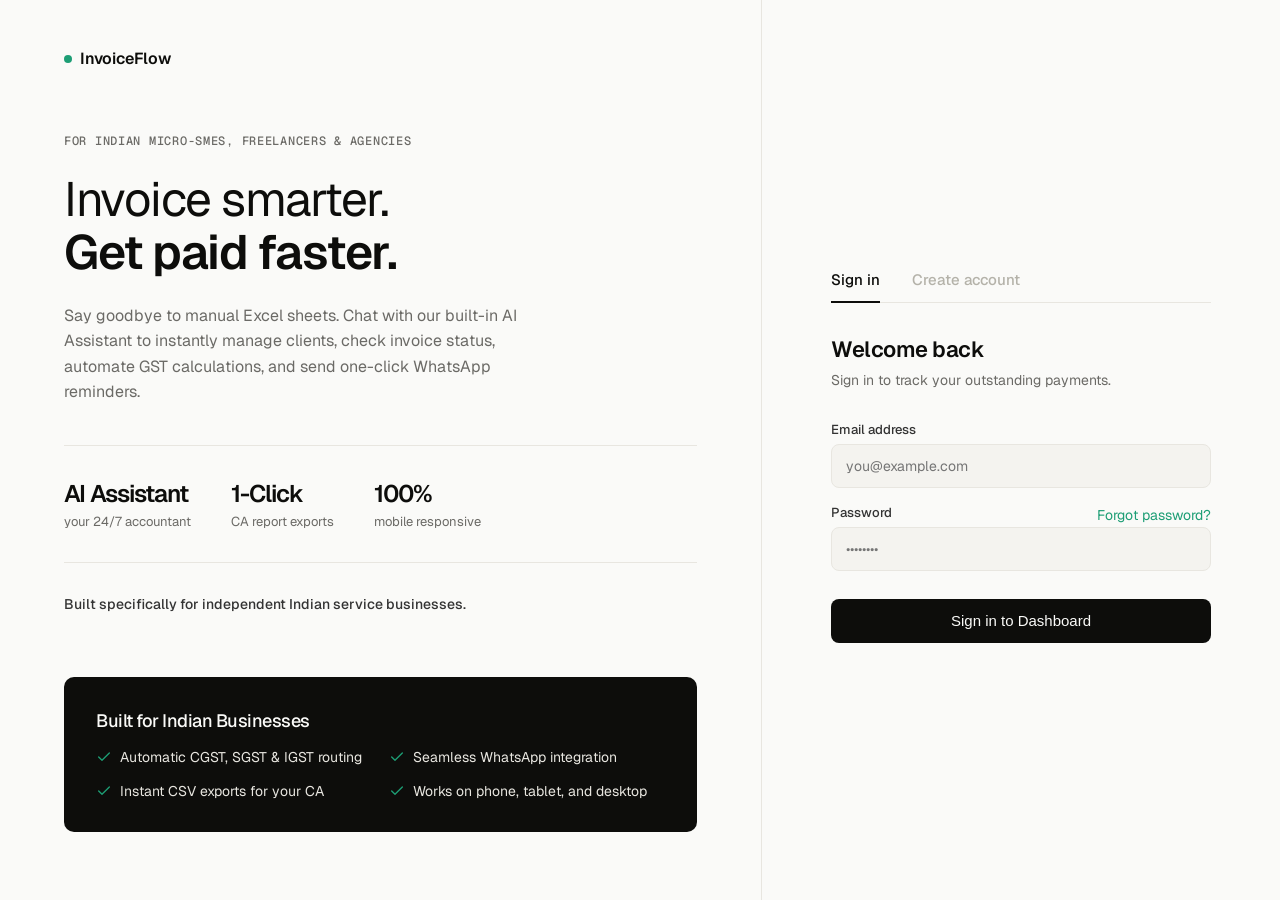
<file: frontend/index.html>
<!DOCTYPE html>
<html lang="en">
<head>
<meta charset="UTF-8">
<meta name="viewport" content="width=device-width, initial-scale=1.0">
<title>InvoiceFlow - Automate Your Payments with AI</title>
<link rel="icon" type="image/svg+xml" href="favicon.svg">
<link rel="preconnect" href="https://fonts.googleapis.com">
<link rel="preconnect" href="https://fonts.gstatic.com" crossorigin>
<link href="https://fonts.googleapis.com/css2?family=Geist:wght@300;400;500;600&family=Geist+Mono:wght@400&display=swap" rel="stylesheet">
<style>
*, *::before, *::after { box-sizing: border-box; margin: 0; padding: 0; }

:root {
  --black: #0D0D0B;
  --gray-9: #1C1C1A;
  --gray-8: #333333;
  --gray-6: #6B6A66;
  --gray-4: #B4B2A9;
  --gray-2: #E8E6E0;
  --gray-1: #F4F3EF;
  --white: #FAFAF8;
  --teal: #1D9E75;
  --red-dim: #FFEAEA;
  --red-text: #D32F2F;
  --green-dim: #E8F5E9;
  --green-text: #2E7D32;
  --radius: 10px;
  --font: 'Geist', system-ui, sans-serif;
  --mono: 'Geist Mono', monospace;
}

.toast {
  position: fixed;
  bottom: -100px;
  left: 50%;
  transform: translateX(-50%);
  background: var(--black);
  color: var(--white);
  padding: 12px 24px;
  border-radius: var(--radius);
  font-size: 14px;
  font-weight: 500;
  z-index: 10000;
  opacity: 0;
  transition: all 0.3s cubic-bezier(0.175, 0.885, 0.32, 1.275);
  box-shadow: 0 10px 30px rgba(0,0,0,0.2);
}
.toast.show {
  bottom: 24px;
  opacity: 1;
}

html { font-size: 16px; scroll-behavior: smooth; }

body {
  font-family: var(--font);
  background: var(--white);
  color: var(--black);
  -webkit-font-smoothing: antialiased;
}

/* ── layout: Scrolling Left, Fixed Right ── */
.page {
  display: flex;
  min-height: 100vh;
}

.left {
  flex: 1.2;
  padding: 48px 64px 80px 64px;
  border-right: 1px solid var(--gray-2);
  overflow-y: auto;
  height: 100vh;
}

.right {
  flex: 0.8;
  padding: 48px 48px;
  background: var(--white);
  position: sticky;
  top: 0;
  height: 100vh;
  display: flex;
  flex-direction: column;
  justify-content: center;
}

/* ── left panel components ── */
.wordmark {
  font-size: 16px;
  font-weight: 600;
  color: var(--black);
  letter-spacing: -.2px;
  display: flex;
  align-items: center;
  gap: 8px;
  margin-bottom: 64px;
}

.wordmark-dot { width: 8px; height: 8px; border-radius: 50%; background: var(--teal); }

.hero-kicker {
  font-size: 12px;
  font-weight: 500;
  color: var(--gray-6);
  letter-spacing: .06em;
  text-transform: uppercase;
  margin-bottom: 24px;
  font-family: var(--mono);
}

.hero-headline {
  font-size: clamp(32px, 4vw, 48px);
  font-weight: 400;
  line-height: 1.1;
  letter-spacing: -1.5px;
  color: var(--black);
  margin-bottom: 24px;
}

.hero-headline strong { font-weight: 600; }

.hero-body {
  font-size: 16px;
  font-weight: 400;
  line-height: 1.6;
  color: var(--gray-6);
  max-width: 480px;
  margin-bottom: 40px;
}

/* ── Stats (Outcomes) ── */
.stat-row {
  display: flex;
  gap: 40px;
  padding: 32px 0;
  border-top: 1px solid var(--gray-2);
  border-bottom: 1px solid var(--gray-2);
  margin-bottom: 32px;
}

.stat-item { display: flex; flex-direction: column; }
.stat-num { font-size: 24px; font-weight: 600; color: var(--black); letter-spacing: -1px; }
.stat-lbl { font-size: 13px; color: var(--gray-6); margin-top: 4px; }

/* ── Target Audience Callout ── */
.audience-proof {
  display: flex;
  align-items: center;
  gap: 12px;
  margin-bottom: 64px;
  font-size: 14px;
  color: var(--gray-8);
  font-weight: 500;
}

/* ── India-Specific Differentiator Box ── */
.india-box {
    background: var(--black);
    color: var(--white);
    padding: 32px;
    border-radius: var(--radius);
    margin-bottom: 64px;
}

.india-box h3 {
    font-size: 18px;
    font-weight: 500;
    margin-bottom: 16px;
    letter-spacing: -0.5px;
}

.india-list {
    list-style: none;
    display: grid;
    grid-template-columns: 1fr 1fr;
    gap: 16px;
}

.india-list li {
    font-size: 14px;
    color: var(--gray-2);
    display: flex;
    align-items: center;
    gap: 8px;
}

.india-list li svg {
    color: var(--teal);
}

/* ── Section Headers ── */
.section-title {
    font-size: 24px;
    font-weight: 600;
    margin-bottom: 24px;
    letter-spacing: -0.5px;
}

/* ── How it Works ── */
.how-it-works {
    display: grid;
    grid-template-columns: 1fr 1fr;
    gap: 24px;
    margin-bottom: 64px;
}

.step-card {
    padding: 24px;
    background: var(--gray-1);
    border-radius: var(--radius);
}

.step-num {
    font-family: var(--mono);
    font-size: 12px;
    background: var(--black);
    color: var(--white);
    padding: 4px 8px;
    border-radius: 4px;
    display: inline-block;
    margin-bottom: 12px;
}

.step-title { font-weight: 600; font-size: 15px; margin-bottom: 8px; }
.step-desc { font-size: 13px; color: var(--gray-6); line-height: 1.5; }

/* ── Excel Comparison ── */
.comparison-table {
    width: 100%;
    border-collapse: collapse;
    margin-bottom: 64px;
    background: var(--white);
    border: 1px solid var(--gray-2);
    border-radius: var(--radius);
    overflow: hidden;
}

.comparison-table th, .comparison-table td {
    padding: 16px;
    text-align: left;
    border-bottom: 1px solid var(--gray-2);
    font-size: 14px;
}

.comparison-table th { background: var(--gray-1); font-weight: 600; color: var(--gray-8); }
.comparison-table td:first-child { font-weight: 500; color: var(--gray-6); }
.comparison-table td:nth-child(2) { color: var(--red-text); background: var(--red-dim); }
.comparison-table td:nth-child(3) { color: var(--green-text); background: var(--green-dim); font-weight: 500;}

/* ── right panel styling (Auth) ── */
.form-wrap { width: 100%; max-width: 380px; margin: 0 auto; }
.tab-row { display: flex; margin-bottom: 32px; border-bottom: 1px solid var(--gray-2); }
.tab-btn {
  font-family: var(--font); font-size: 15px; font-weight: 500; color: var(--gray-4);
  background: none; border: none; padding: 12px 0; margin-right: 32px;
  cursor: pointer; border-bottom: 2px solid transparent; margin-bottom: -1px;
}
.tab-btn.active { color: var(--black); border-bottom-color: var(--black); }
.form-title { font-size: 22px; font-weight: 600; margin-bottom: 8px; letter-spacing: -.5px; }
.form-sub { font-size: 14px; color: var(--gray-6); margin-bottom: 32px; }

.field { margin-bottom: 16px; }
.field label { display: block; font-size: 13px; font-weight: 500; color: var(--gray-8); margin-bottom: 6px; }
.field input {
  width: 100%; height: 44px; background: var(--gray-1); border: 1px solid var(--gray-2);
  border-radius: 8px; padding: 0 14px; font-family: var(--font); font-size: 14px; outline: none;
}
.field input:focus { background: var(--white); border-color: var(--black); }

.submit-btn {
  width: 100%; height: 44px; background: var(--black); color: var(--white);
  border: none; border-radius: 8px; font-weight: 500; font-size: 15px; cursor: pointer; margin-top: 12px;
}

.micro-copy {
    text-align: center;
    font-size: 12px;
    color: var(--gray-6);
    margin-top: 16px;
}

.form-section { display: none; }
.form-section.visible { display: block; }

/* ── Mobile Responsiveness ── */
@media (max-width: 900px) {
  .page { flex-direction: column; }
  .left { height: auto; overflow-y: visible; padding: 40px 24px; border-right: none; }
  .right { position: static; height: auto; padding: 40px 24px; border-top: 1px solid var(--gray-2); }
  .how-it-works { grid-template-columns: 1fr; }
  .india-list { grid-template-columns: 1fr; }
}

@media (max-width: 480px) {
  .left { padding: 24px 16px; }
  .stat-row { flex-wrap: wrap; gap: 20px; }
  .hero-headline { font-size: 28px; }
  .wordmark { margin-bottom: 40px; }
  .tab-btn { margin-right: 16px; font-size: 14px; }
  .comparison-table { display: block; overflow-x: auto; }
  .form-wrap { max-width: 100%; }
  .right { padding: 24px 16px; }
}
</style>
</head>
<body>

<div class="page">
  <div class="left">
    <div class="wordmark">
      <div class="wordmark-dot"></div>
      InvoiceFlow
    </div>

    <div class="hero">
      <p class="hero-kicker">For Indian Micro-SMEs, Freelancers & Agencies</p>
      <h1 class="hero-headline">
        Invoice smarter.<br>
        <strong>Get paid faster.</strong>
      </h1>
      <p class="hero-body">
        Say goodbye to manual Excel sheets. Chat with our built-in AI Assistant to instantly manage clients, check invoice status, automate GST calculations, and send one-click WhatsApp reminders.
      </p>

      <div class="stat-row">
        <div class="stat-item">
          <span class="stat-num">AI Assistant</span>
          <span class="stat-lbl">your 24/7 accountant</span>
        </div>
        <div class="stat-item">
          <span class="stat-num">1-Click</span>
          <span class="stat-lbl">CA report exports</span>
        </div>
        <div class="stat-item">
          <span class="stat-num">100%</span>
          <span class="stat-lbl">mobile responsive</span>
        </div>
      </div>
    </div>

    <div class="audience-proof">
        Built specifically for independent Indian service businesses.
    </div>

    <div class="india-box">
        <h3>Built for Indian Businesses</h3>
        <ul class="india-list">
            <li>
                <svg width="16" height="16" viewBox="0 0 24 24" fill="none" stroke="currentColor" stroke-width="2" stroke-linecap="round" stroke-linejoin="round"><polyline points="20 6 9 17 4 12"></polyline></svg>
                Automatic CGST, SGST & IGST routing
            </li>
            <li>
                <svg width="16" height="16" viewBox="0 0 24 24" fill="none" stroke="currentColor" stroke-width="2" stroke-linecap="round" stroke-linejoin="round"><polyline points="20 6 9 17 4 12"></polyline></svg>
                Seamless WhatsApp integration
            </li>
            <li>
                <svg width="16" height="16" viewBox="0 0 24 24" fill="none" stroke="currentColor" stroke-width="2" stroke-linecap="round" stroke-linejoin="round"><polyline points="20 6 9 17 4 12"></polyline></svg>
                Instant CSV exports for your CA
            </li>
            <li>
                <svg width="16" height="16" viewBox="0 0 24 24" fill="none" stroke="currentColor" stroke-width="2" stroke-linecap="round" stroke-linejoin="round"><polyline points="20 6 9 17 4 12"></polyline></svg>
                Works on phone, tablet, and desktop
            </li>
        </ul>
    </div>

    <h2 class="section-title">How It Works</h2>
    <div class="how-it-works">
        <div class="step-card">
            <span class="step-num">01</span>
            <div class="step-title">Create Invoices Easily</div>
            <div class="step-desc">Add clients and line items. We auto-calculate taxes and generate a professional PDF instantly.</div>
        </div>
        <div class="step-card">
            <span class="step-num">02</span>
            <div class="step-title">Multi-Channel Delivery</div>
            <div class="step-desc">Send invoices directly to your client's email and WhatsApp in a single click.</div>
        </div>
        <div class="step-card">
            <span class="step-num">03</span>
            <div class="step-title">Automated Follow-ups</div>
            <div class="step-desc">Our system scans for overdue invoices daily and pings clients via WhatsApp so you don't have to.</div>
        </div>
        <div class="step-card">
            <span class="step-num">04</span>
            <div class="step-title">Generate CA Reports</div>
            <div class="step-desc">At the end of the month, download a comprehensive CSV report of all your billing for easy tax filing.</div>
        </div>
    </div>

    <h2 class="section-title">Meet Your New AI Assistant</h2>
    <div class="india-box" style="margin-bottom: 64px; background: #1D9E75; color: #FAFAF8;">
        <h3 style="margin-bottom: 8px;">Just ask the AI to do it.</h3>
        <p style="font-size: 14px; margin-bottom: 24px; color: #E8F5E9; line-height: 1.5;">InvoiceFlow comes with a powerful conversational AI that understands natural language. You don't even need to navigate the dashboard—just chat.</p>
        <ul class="india-list">
            <li style="color: #fff;">
                <svg width="16" height="16" viewBox="0 0 24 24" fill="none" stroke="currentColor" stroke-width="2" stroke-linecap="round" stroke-linejoin="round" style="color:#fff;"><polyline points="20 6 9 17 4 12"></polyline></svg>
                "Show me all unpaid invoices for Sharma Builders"
            </li>
            <li style="color: #fff;">
                <svg width="16" height="16" viewBox="0 0 24 24" fill="none" stroke="currentColor" stroke-width="2" stroke-linecap="round" stroke-linejoin="round" style="color:#fff;"><polyline points="20 6 9 17 4 12"></polyline></svg>
                "Send a WhatsApp reminder to Mehta Textiles"
            </li>
            <li style="color: #fff;">
                <svg width="16" height="16" viewBox="0 0 24 24" fill="none" stroke="currentColor" stroke-width="2" stroke-linecap="round" stroke-linejoin="round" style="color:#fff;"><polyline points="20 6 9 17 4 12"></polyline></svg>
                "How much revenue did I collect in May?"
            </li>
            <li style="color: #fff;">
                <svg width="16" height="16" viewBox="0 0 24 24" fill="none" stroke="currentColor" stroke-width="2" stroke-linecap="round" stroke-linejoin="round" style="color:#fff;"><polyline points="20 6 9 17 4 12"></polyline></svg>
                "What is the total GST collected so far?"
            </li>
        </ul>
    </div>

    <h2 class="section-title">Why Switch from Excel?</h2>
    <table class="comparison-table">
        <tr>
            <th>Feature</th>
            <th>Excel + Manual PDFs</th>
            <th>InvoiceFlow</th>
        </tr>
        <tr>
            <td>AI Assistant</td>
            <td>Non-existent</td>
            <td>Conversational Control</td>
        </tr>
        <tr>
            <td>WhatsApp Reminders</td>
            <td>Manual & Awkward</td>
            <td>Automated & Direct</td>
        </tr>
        <tr>
            <td>Tax & CA Reporting</td>
            <td>Messy Spreadsheets</td>
            <td>1-Click CSV Exports</td>
        </tr>
        <tr>
            <td>Mobile Accessibility</td>
            <td>Breaks on Phones</td>
            <td>100% Responsive Design</td>
        </tr>
        <tr>
            <td>GST Calculations</td>
            <td>Manual Formulas</td>
            <td>Automatic Routing</td>
        </tr>
    </table>
  </div>

  <div class="right">
    <div class="form-wrap">
      <div class="tab-row">
        <button class="tab-btn active" id="tab-login" onclick="show('login')">Sign in</button>
        <button class="tab-btn" id="tab-register" onclick="show('register')">Create account</button>
      </div>

      <div class="form-section visible" id="sec-login">
        <h2 class="form-title">Welcome back</h2>
        <p class="form-sub">Sign in to track your outstanding payments.</p>
        <form id="login-form">
            <div class="field">
            <label>Email address</label>
            <input type="email" placeholder="you@example.com" required>
            </div>
            <div class="field">
            <div style="display: flex; justify-content: space-between; align-items: center;">
                <label>Password</label>
                <a href="#" onclick="event.preventDefault(); show('forgot')" style="font-size: 14px; color: var(--teal); text-decoration: none;">Forgot password?</a>
            </div>
            <input type="password" placeholder="••••••••" required>
            </div>
            <button type="submit" class="submit-btn">Sign in to Dashboard</button>
        </form>
      </div>

      <div class="form-section" id="sec-forgot">
        <h2 class="form-title">Reset Password</h2>
        <p class="form-sub">Enter your email and we'll send you a reset link.</p>
        <form id="forgot-form">
            <div class="field">
                <label>Email address</label>
                <input type="email" placeholder="you@example.com" required>
            </div>
            <button type="submit" class="submit-btn">Send Reset Link</button>
            <p class="micro-copy" style="text-align: center; margin-top: 16px;">
                <a href="#" onclick="event.preventDefault(); show('login')" style="color: var(--black); text-decoration: underline;">Back to Sign In</a>
            </p>
        </form>
      </div>

      <div class="form-section" id="sec-register">
        <h2 class="form-title">Start getting paid</h2>
        <form id="register-form">
            <div class="field">
                <label>First name</label>
                <input type="text" required>
            </div>
            <div class="field">
                <label>Email address</label>
                <input type="email" required>
            </div>
            <div class="field">
                <label>Password</label>
                <input type="password" placeholder="Min. 8 characters" required>
            </div>
            <button type="submit" class="submit-btn">Create Free Account</button>
            <p class="micro-copy">No setup required. Create your first invoice in under 2 minutes.</p>
        </form>
      </div>

    </div>
  </div>
</div>

<script>
function show(view) {
  document.querySelectorAll('.form-section').forEach(s => s.classList.remove('visible'));
  document.querySelectorAll('.tab-btn').forEach(b => b.classList.remove('active'));
  document.getElementById('sec-' + view).classList.add('visible');
  
  const tabEl = document.getElementById('tab-' + view);
  if (tabEl) {
    tabEl.classList.add('active');
  }
}
</script>
<div id="toast-el" class="toast"></div>
<script src="utils.js"></script>
<script src="index.js"></script>
</body>
</html>
</file>
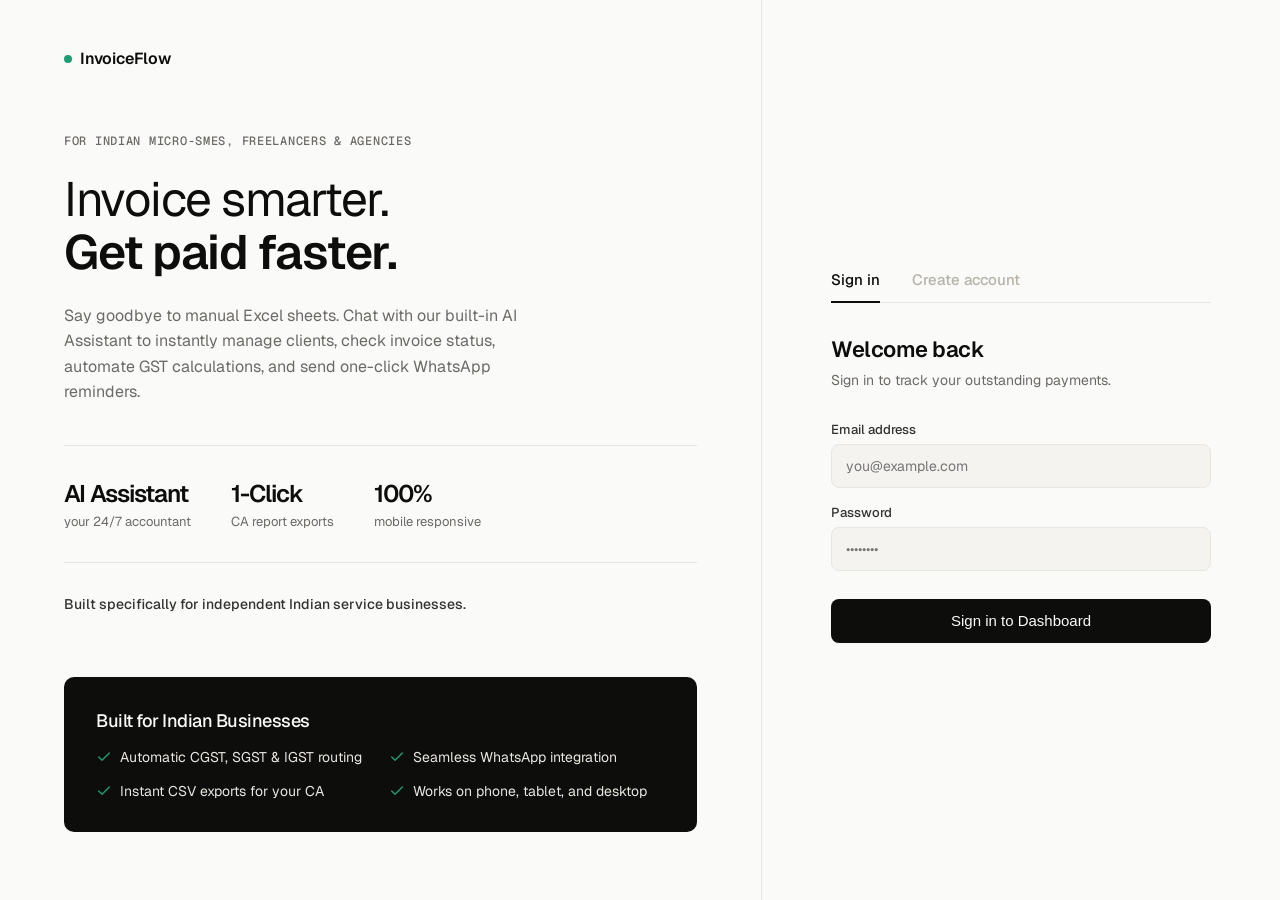
<file: frontend/landingpage.html>
<!DOCTYPE html>
<html lang="en">
<head>
<meta charset="UTF-8">
<meta name="viewport" content="width=device-width, initial-scale=1.0">
<title>InvoiceFlow - Automate Your Payments with AI</title>
<link rel="icon" type="image/svg+xml" href="favicon.svg">
<link rel="preconnect" href="https://fonts.googleapis.com">
<link rel="preconnect" href="https://fonts.gstatic.com" crossorigin>
<link href="https://fonts.googleapis.com/css2?family=Geist:wght@300;400;500;600&family=Geist+Mono:wght@400&display=swap" rel="stylesheet">
<style>
*, *::before, *::after { box-sizing: border-box; margin: 0; padding: 0; }

:root {
  --black: #0D0D0B;
  --gray-9: #1C1C1A;
  --gray-8: #333333;
  --gray-6: #6B6A66;
  --gray-4: #B4B2A9;
  --gray-2: #E8E6E0;
  --gray-1: #F4F3EF;
  --white: #FAFAF8;
  --teal: #1D9E75;
  --red-dim: #FFEAEA;
  --red-text: #D32F2F;
  --green-dim: #E8F5E9;
  --green-text: #2E7D32;
  --radius: 10px;
  --font: 'Geist', system-ui, sans-serif;
  --mono: 'Geist Mono', monospace;
}

.toast {
  position: fixed;
  bottom: -100px;
  left: 50%;
  transform: translateX(-50%);
  background: var(--black);
  color: var(--white);
  padding: 12px 24px;
  border-radius: var(--radius);
  font-size: 14px;
  font-weight: 500;
  z-index: 10000;
  opacity: 0;
  transition: all 0.3s cubic-bezier(0.175, 0.885, 0.32, 1.275);
  box-shadow: 0 10px 30px rgba(0,0,0,0.2);
}
.toast.show {
  bottom: 24px;
  opacity: 1;
}

html { font-size: 16px; scroll-behavior: smooth; }

body {
  font-family: var(--font);
  background: var(--white);
  color: var(--black);
  -webkit-font-smoothing: antialiased;
}

/* ── layout: Scrolling Left, Fixed Right ── */
.page {
  display: flex;
  min-height: 100vh;
}

.left {
  flex: 1.2;
  padding: 48px 64px 80px 64px;
  border-right: 1px solid var(--gray-2);
  overflow-y: auto;
  height: 100vh;
}

.right {
  flex: 0.8;
  padding: 48px 48px;
  background: var(--white);
  position: sticky;
  top: 0;
  height: 100vh;
  display: flex;
  flex-direction: column;
  justify-content: center;
}

/* ── left panel components ── */
.wordmark {
  font-size: 16px;
  font-weight: 600;
  color: var(--black);
  letter-spacing: -.2px;
  display: flex;
  align-items: center;
  gap: 8px;
  margin-bottom: 64px;
}

.wordmark-dot { width: 8px; height: 8px; border-radius: 50%; background: var(--teal); }

.hero-kicker {
  font-size: 12px;
  font-weight: 500;
  color: var(--gray-6);
  letter-spacing: .06em;
  text-transform: uppercase;
  margin-bottom: 24px;
  font-family: var(--mono);
}

.hero-headline {
  font-size: clamp(32px, 4vw, 48px);
  font-weight: 400;
  line-height: 1.1;
  letter-spacing: -1.5px;
  color: var(--black);
  margin-bottom: 24px;
}

.hero-headline strong { font-weight: 600; }

.hero-body {
  font-size: 16px;
  font-weight: 400;
  line-height: 1.6;
  color: var(--gray-6);
  max-width: 480px;
  margin-bottom: 40px;
}

/* ── Stats (Outcomes) ── */
.stat-row {
  display: flex;
  gap: 40px;
  padding: 32px 0;
  border-top: 1px solid var(--gray-2);
  border-bottom: 1px solid var(--gray-2);
  margin-bottom: 32px;
}

.stat-item { display: flex; flex-direction: column; }
.stat-num { font-size: 24px; font-weight: 600; color: var(--black); letter-spacing: -1px; }
.stat-lbl { font-size: 13px; color: var(--gray-6); margin-top: 4px; }

/* ── Target Audience Callout ── */
.audience-proof {
  display: flex;
  align-items: center;
  gap: 12px;
  margin-bottom: 64px;
  font-size: 14px;
  color: var(--gray-8);
  font-weight: 500;
}

/* ── India-Specific Differentiator Box ── */
.india-box {
    background: var(--black);
    color: var(--white);
    padding: 32px;
    border-radius: var(--radius);
    margin-bottom: 64px;
}

.india-box h3 {
    font-size: 18px;
    font-weight: 500;
    margin-bottom: 16px;
    letter-spacing: -0.5px;
}

.india-list {
    list-style: none;
    display: grid;
    grid-template-columns: 1fr 1fr;
    gap: 16px;
}

.india-list li {
    font-size: 14px;
    color: var(--gray-2);
    display: flex;
    align-items: center;
    gap: 8px;
}

.india-list li svg {
    color: var(--teal);
}

/* ── Section Headers ── */
.section-title {
    font-size: 24px;
    font-weight: 600;
    margin-bottom: 24px;
    letter-spacing: -0.5px;
}

/* ── How it Works ── */
.how-it-works {
    display: grid;
    grid-template-columns: 1fr 1fr;
    gap: 24px;
    margin-bottom: 64px;
}

.step-card {
    padding: 24px;
    background: var(--gray-1);
    border-radius: var(--radius);
}

.step-num {
    font-family: var(--mono);
    font-size: 12px;
    background: var(--black);
    color: var(--white);
    padding: 4px 8px;
    border-radius: 4px;
    display: inline-block;
    margin-bottom: 12px;
}

.step-title { font-weight: 600; font-size: 15px; margin-bottom: 8px; }
.step-desc { font-size: 13px; color: var(--gray-6); line-height: 1.5; }

/* ── Excel Comparison ── */
.comparison-table {
    width: 100%;
    border-collapse: collapse;
    margin-bottom: 64px;
    background: var(--white);
    border: 1px solid var(--gray-2);
    border-radius: var(--radius);
    overflow: hidden;
}

.comparison-table th, .comparison-table td {
    padding: 16px;
    text-align: left;
    border-bottom: 1px solid var(--gray-2);
    font-size: 14px;
}

.comparison-table th { background: var(--gray-1); font-weight: 600; color: var(--gray-8); }
.comparison-table td:first-child { font-weight: 500; color: var(--gray-6); }
.comparison-table td:nth-child(2) { color: var(--red-text); background: var(--red-dim); }
.comparison-table td:nth-child(3) { color: var(--green-text); background: var(--green-dim); font-weight: 500;}

/* ── right panel styling (Auth) ── */
.form-wrap { width: 100%; max-width: 380px; margin: 0 auto; }
.tab-row { display: flex; margin-bottom: 32px; border-bottom: 1px solid var(--gray-2); }
.tab-btn {
  font-family: var(--font); font-size: 15px; font-weight: 500; color: var(--gray-4);
  background: none; border: none; padding: 12px 0; margin-right: 32px;
  cursor: pointer; border-bottom: 2px solid transparent; margin-bottom: -1px;
}
.tab-btn.active { color: var(--black); border-bottom-color: var(--black); }
.form-title { font-size: 22px; font-weight: 600; margin-bottom: 8px; letter-spacing: -.5px; }
.form-sub { font-size: 14px; color: var(--gray-6); margin-bottom: 32px; }

.field { margin-bottom: 16px; }
.field label { display: block; font-size: 13px; font-weight: 500; color: var(--gray-8); margin-bottom: 6px; }
.field input {
  width: 100%; height: 44px; background: var(--gray-1); border: 1px solid var(--gray-2);
  border-radius: 8px; padding: 0 14px; font-family: var(--font); font-size: 14px; outline: none;
}
.field input:focus { background: var(--white); border-color: var(--black); }

.submit-btn {
  width: 100%; height: 44px; background: var(--black); color: var(--white);
  border: none; border-radius: 8px; font-weight: 500; font-size: 15px; cursor: pointer; margin-top: 12px;
}

.micro-copy {
    text-align: center;
    font-size: 12px;
    color: var(--gray-6);
    margin-top: 16px;
}

.form-section { display: none; }
.form-section.visible { display: block; }

/* ── Mobile Responsiveness ── */
@media (max-width: 900px) {
  .page { flex-direction: column; }
  .left { height: auto; overflow-y: visible; padding: 40px 24px; border-right: none; }
  .right { position: static; height: auto; padding: 40px 24px; border-top: 1px solid var(--gray-2); }
  .how-it-works { grid-template-columns: 1fr; }
  .india-list { grid-template-columns: 1fr; }
}

@media (max-width: 480px) {
  .left { padding: 24px 16px; }
  .stat-row { flex-wrap: wrap; gap: 20px; }
  .hero-headline { font-size: 28px; }
  .wordmark { margin-bottom: 40px; }
  .tab-btn { margin-right: 16px; font-size: 14px; }
  .comparison-table { display: block; overflow-x: auto; }
  .form-wrap { max-width: 100%; }
  .right { padding: 24px 16px; }
}
</style>
</head>
<body>

<div class="page">
  <div class="left">
    <div class="wordmark">
      <div class="wordmark-dot"></div>
      InvoiceFlow
    </div>

    <div class="hero">
      <p class="hero-kicker">For Indian Micro-SMEs, Freelancers & Agencies</p>
      <h1 class="hero-headline">
        Invoice smarter.<br>
        <strong>Get paid faster.</strong>
      </h1>
      <p class="hero-body">
        Say goodbye to manual Excel sheets. Chat with our built-in AI Assistant to instantly manage clients, check invoice status, automate GST calculations, and send one-click WhatsApp reminders.
      </p>

      <div class="stat-row">
        <div class="stat-item">
          <span class="stat-num">AI Assistant</span>
          <span class="stat-lbl">your 24/7 accountant</span>
        </div>
        <div class="stat-item">
          <span class="stat-num">1-Click</span>
          <span class="stat-lbl">CA report exports</span>
        </div>
        <div class="stat-item">
          <span class="stat-num">100%</span>
          <span class="stat-lbl">mobile responsive</span>
        </div>
      </div>
    </div>

    <div class="audience-proof">
        Built specifically for independent Indian service businesses.
    </div>

    <div class="india-box">
        <h3>Built for Indian Businesses</h3>
        <ul class="india-list">
            <li>
                <svg width="16" height="16" viewBox="0 0 24 24" fill="none" stroke="currentColor" stroke-width="2" stroke-linecap="round" stroke-linejoin="round"><polyline points="20 6 9 17 4 12"></polyline></svg>
                Automatic CGST, SGST & IGST routing
            </li>
            <li>
                <svg width="16" height="16" viewBox="0 0 24 24" fill="none" stroke="currentColor" stroke-width="2" stroke-linecap="round" stroke-linejoin="round"><polyline points="20 6 9 17 4 12"></polyline></svg>
                Seamless WhatsApp integration
            </li>
            <li>
                <svg width="16" height="16" viewBox="0 0 24 24" fill="none" stroke="currentColor" stroke-width="2" stroke-linecap="round" stroke-linejoin="round"><polyline points="20 6 9 17 4 12"></polyline></svg>
                Instant CSV exports for your CA
            </li>
            <li>
                <svg width="16" height="16" viewBox="0 0 24 24" fill="none" stroke="currentColor" stroke-width="2" stroke-linecap="round" stroke-linejoin="round"><polyline points="20 6 9 17 4 12"></polyline></svg>
                Works on phone, tablet, and desktop
            </li>
        </ul>
    </div>

    <h2 class="section-title">How It Works</h2>
    <div class="how-it-works">
        <div class="step-card">
            <span class="step-num">01</span>
            <div class="step-title">Create Invoices Easily</div>
            <div class="step-desc">Add clients and line items. We auto-calculate taxes and generate a professional PDF instantly.</div>
        </div>
        <div class="step-card">
            <span class="step-num">02</span>
            <div class="step-title">Multi-Channel Delivery</div>
            <div class="step-desc">Send invoices directly to your client's email and WhatsApp in a single click.</div>
        </div>
        <div class="step-card">
            <span class="step-num">03</span>
            <div class="step-title">Automated Follow-ups</div>
            <div class="step-desc">Our system scans for overdue invoices daily and pings clients via WhatsApp so you don't have to.</div>
        </div>
        <div class="step-card">
            <span class="step-num">04</span>
            <div class="step-title">Generate CA Reports</div>
            <div class="step-desc">At the end of the month, download a comprehensive CSV report of all your billing for easy tax filing.</div>
        </div>
    </div>

    <h2 class="section-title">Meet Your New AI Assistant</h2>
    <div class="india-box" style="margin-bottom: 64px; background: #1D9E75; color: #FAFAF8;">
        <h3 style="margin-bottom: 8px;">Just ask the AI to do it.</h3>
        <p style="font-size: 14px; margin-bottom: 24px; color: #E8F5E9; line-height: 1.5;">InvoiceFlow comes with a powerful conversational AI that understands natural language. You don't even need to navigate the dashboard—just chat.</p>
        <ul class="india-list">
            <li style="color: #fff;">
                <svg width="16" height="16" viewBox="0 0 24 24" fill="none" stroke="currentColor" stroke-width="2" stroke-linecap="round" stroke-linejoin="round" style="color:#fff;"><polyline points="20 6 9 17 4 12"></polyline></svg>
                "Show me all unpaid invoices for Sharma Builders"
            </li>
            <li style="color: #fff;">
                <svg width="16" height="16" viewBox="0 0 24 24" fill="none" stroke="currentColor" stroke-width="2" stroke-linecap="round" stroke-linejoin="round" style="color:#fff;"><polyline points="20 6 9 17 4 12"></polyline></svg>
                "Send a WhatsApp reminder to Mehta Textiles"
            </li>
            <li style="color: #fff;">
                <svg width="16" height="16" viewBox="0 0 24 24" fill="none" stroke="currentColor" stroke-width="2" stroke-linecap="round" stroke-linejoin="round" style="color:#fff;"><polyline points="20 6 9 17 4 12"></polyline></svg>
                "How much revenue did I collect in May?"
            </li>
            <li style="color: #fff;">
                <svg width="16" height="16" viewBox="0 0 24 24" fill="none" stroke="currentColor" stroke-width="2" stroke-linecap="round" stroke-linejoin="round" style="color:#fff;"><polyline points="20 6 9 17 4 12"></polyline></svg>
                "What is the total GST collected so far?"
            </li>
        </ul>
    </div>

    <h2 class="section-title">Why Switch from Excel?</h2>
    <table class="comparison-table">
        <tr>
            <th>Feature</th>
            <th>Excel + Manual PDFs</th>
            <th>InvoiceFlow</th>
        </tr>
        <tr>
            <td>AI Assistant</td>
            <td>Non-existent</td>
            <td>Conversational Control</td>
        </tr>
        <tr>
            <td>WhatsApp Reminders</td>
            <td>Manual & Awkward</td>
            <td>Automated & Direct</td>
        </tr>
        <tr>
            <td>Tax & CA Reporting</td>
            <td>Messy Spreadsheets</td>
            <td>1-Click CSV Exports</td>
        </tr>
        <tr>
            <td>Mobile Accessibility</td>
            <td>Breaks on Phones</td>
            <td>100% Responsive Design</td>
        </tr>
        <tr>
            <td>GST Calculations</td>
            <td>Manual Formulas</td>
            <td>Automatic Routing</td>
        </tr>
    </table>
  </div>

  <div class="right">
    <div class="form-wrap">
      <div class="tab-row">
        <button class="tab-btn active" id="tab-login" onclick="show('login')">Sign in</button>
        <button class="tab-btn" id="tab-register" onclick="show('register')">Create account</button>
      </div>

      <div class="form-section visible" id="sec-login">
        <h2 class="form-title">Welcome back</h2>
        <p class="form-sub">Sign in to track your outstanding payments.</p>
        <form id="login-form">
            <div class="field">
            <label>Email address</label>
            <input type="email" placeholder="you@example.com" required>
            </div>
            <div class="field">
            <label>Password</label>
            <input type="password" placeholder="••••••••" required>
            </div>
            <button type="submit" class="submit-btn">Sign in to Dashboard</button>
        </form>
      </div>

      <div class="form-section" id="sec-register">
        <h2 class="form-title">Start getting paid</h2>
        <form id="register-form">
            <div class="field">
                <label>First name</label>
                <input type="text" required>
            </div>
            <div class="field">
                <label>Email address</label>
                <input type="email" required>
            </div>
            <div class="field">
                <label>Password</label>
                <input type="password" placeholder="Min. 8 characters" required>
            </div>
            <button type="submit" class="submit-btn">Create Free Account</button>
            <p class="micro-copy">No setup required. Create your first invoice in under 2 minutes.</p>
        </form>
      </div>

    </div>
  </div>
</div>

<script>
function show(view) {
  document.querySelectorAll('.form-section').forEach(s => s.classList.remove('visible'));
  document.querySelectorAll('.tab-btn').forEach(b => b.classList.remove('active'));
  document.getElementById('sec-' + view).classList.add('visible');
  document.getElementById('tab-' + view).classList.add('active');
}
</script>
<div id="toast-el" class="toast"></div>
<script src="utils.js"></script>
<script src="landingpage.js"></script>
</body>
</html>
</file>
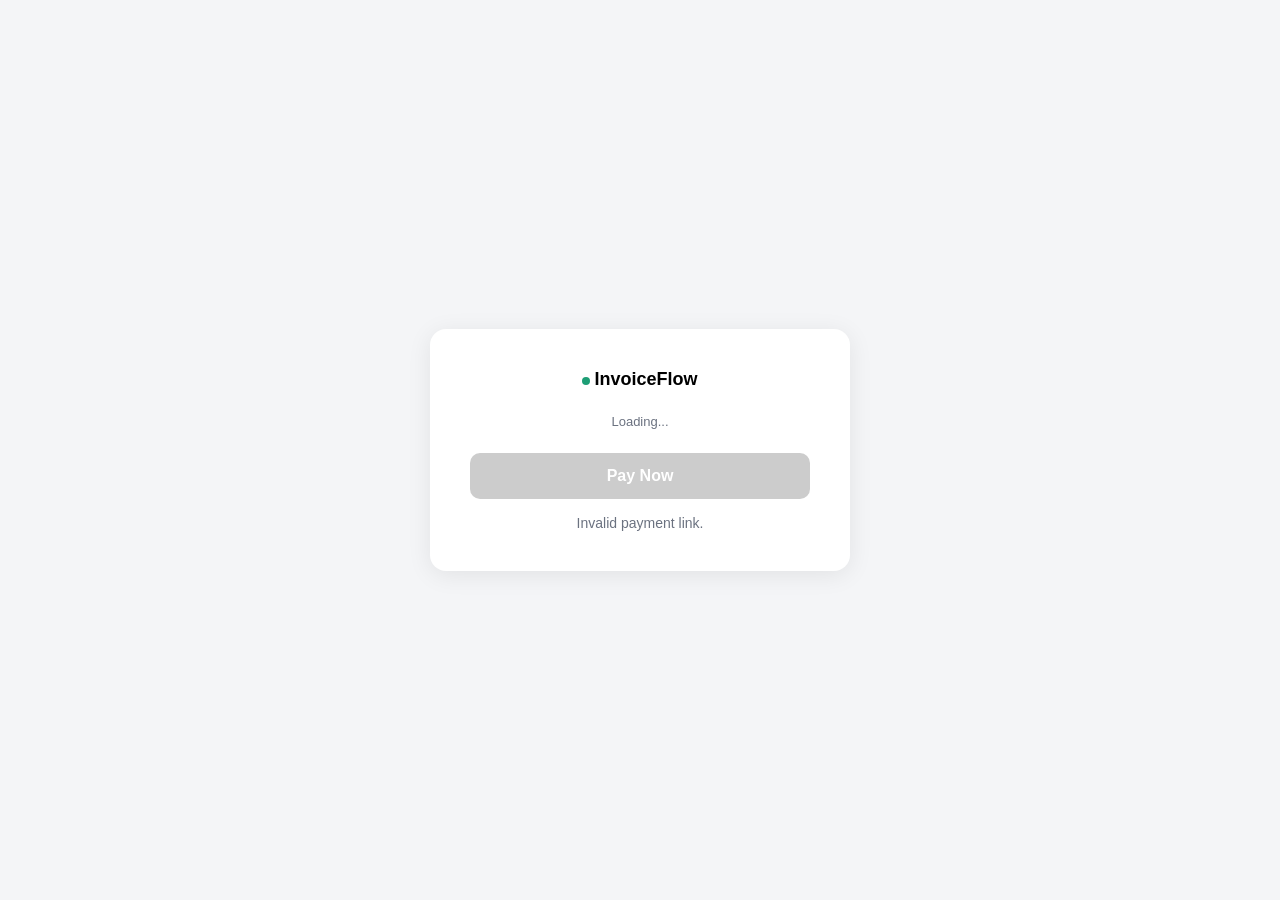
<file: frontend/pay.html>
<!DOCTYPE html>
<html lang="en">
<head>
    <meta charset="UTF-8">
    <meta name="viewport" content="width=device-width, initial-scale=1.0">
    <title>Pay Invoice — InvoiceFlow</title>
    <link rel="icon" type="image/svg+xml" href="favicon.svg">
    <style>
        * { box-sizing: border-box; margin: 0; padding: 0; }
        body { font-family: -apple-system, BlinkMacSystemFont, 'Segoe UI', sans-serif; background: #f4f5f7; min-height: 100vh; display: flex; align-items: center; justify-content: center; }
        .card { background: white; border-radius: 16px; box-shadow: 0 4px 24px rgba(0,0,0,0.08); padding: 40px; max-width: 420px; width: 100%; text-align: center; }
        .logo { font-size: 18px; font-weight: 600; margin-bottom: 24px; }
        .logo-dot { display: inline-block; width: 8px; height: 8px; background: #1D9E75; border-radius: 50%; margin-right: 4px; }
        .inv-num { font-size: 13px; color: #6b7280; margin-bottom: 8px; }
        .amount { font-size: 36px; font-weight: 700; margin: 16px 0; }
        .client { font-size: 14px; color: #374151; margin-bottom: 24px; }
        .pay-btn { width: 100%; padding: 14px; background: #1D9E75; color: white; border: none; border-radius: 10px; font-size: 16px; font-weight: 600; cursor: pointer; transition: background 0.2s; }
        .pay-btn:hover { background: #178a65; }
        .pay-btn:disabled { background: #ccc; cursor: not-allowed; }
        .status { margin-top: 16px; font-size: 14px; color: #6b7280; }
        .success { color: #1D9E75; font-weight: 600; font-size: 18px; }

        @media (max-width: 480px) {
          .card { padding: 24px 16px; }
          .amount { font-size: 28px; }
          h2 { font-size: 18px; }
        }
    </style>
</head>
<body>
    <div class="card">
        <div class="logo"><span class="logo-dot"></span>InvoiceFlow</div>
        <div class="inv-num" id="inv-num">Loading...</div>
        <div class="amount" id="amount"></div>
        <div class="client" id="client"></div>
        <button class="pay-btn" id="pay-btn" onclick="startPayment()" disabled>Pay Now</button>
        <div class="status" id="status"></div>
    </div>

    <script src="https://checkout.razorpay.com/v1/checkout.js"></script>
    <script src="utils.js"></script>
    <script src="pay.js"></script>
</body>
</html>
</file>
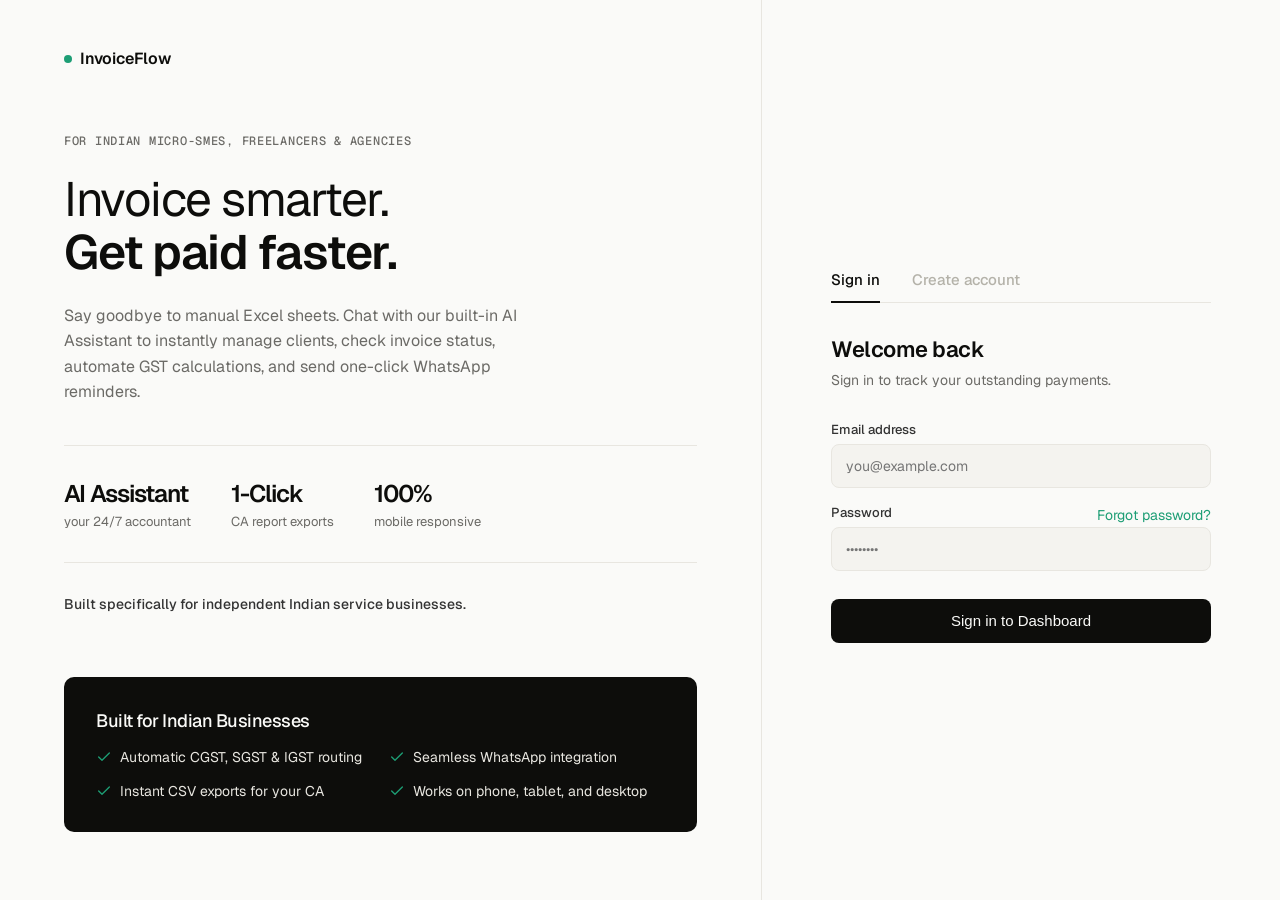
<file: frontend/profile.html>
<!DOCTYPE html>
<html lang="en">
<head>
<meta charset="UTF-8">
<meta name="viewport" content="width=device-width, initial-scale=1.0">
<title>InvoiceFlow - Complete Your Profile</title>
<link rel="icon" type="image/svg+xml" href="favicon.svg">
<link rel="preconnect" href="https://fonts.googleapis.com">
<link rel="preconnect" href="https://fonts.gstatic.com" crossorigin>
<link href="https://fonts.googleapis.com/css2?family=Geist:wght@300;400;500;600&display=swap" rel="stylesheet">
<link rel="stylesheet" href="profile.css">
</head>
<body>

<div class="container">
    <h1 class="title">Business Details</h1>
    <p class="subtitle">We need this to generate valid GST invoices.</p>

    <form id="profile-form">
        <div class="field">
            <label>Registered Email</label>
            <input type="email" id="email" placeholder="Loading..." readonly style="background-color: #f1f3f5; cursor: not-allowed; color: var(--gray-6);">
        </div>

        <div class="field">
            <label>Billing Name (Your Name or Company Name)</label>
            <input type="text" id="display_name" placeholder="E.g. Mehta Consulting" required>
            <div class="error-msg" id="err-display_name"></div>
        </div>

        <div class="field">
            <label>Mobile Number</label>
            <input type="text" id="phone_number" placeholder="98765XXXXX" required>
            <div class="error-msg" id="err-phone_number"></div>
        </div>

        <div class="field">
            <label>UPI ID</label>
            <input type="text" id="upi_id" placeholder="name@okbank" required>
            <div class="error-msg" id="err-upi_id"></div>
        </div>

        <div class="field">
            <label>Bank Account Number</label>
            <input type="text" id="account_number" placeholder="Enter Account Number" required>
            <div class="error-msg" id="err-account_number"></div>
        </div>

        <div class="field">
            <label>IFSC Code</label>
            <input type="text" id="ifsc_code" placeholder="SBIN0001234" required>
            <div class="error-msg" id="err-ifsc_code"></div>
        </div>

        <div class="field">
            <label>GSTIN (Optional)</label>
            <input type="text" id="gstin" placeholder="27XXXXX1234X1ZX">
            <div class="error-msg" id="err-gstin"></div>
        </div>

        <div class="field">
            <label>Pincode</label>
            <input type="text" id="pincode" placeholder="411001" maxlength="6" inputmode="numeric">
            <div class="error-msg" id="err-pincode"></div>
        </div>

        <div class="field">
            <label>Street Address</label>
            <input type="text" id="street_address" placeholder="Office / Shop No, Street">
            <div class="error-msg" id="err-street_address"></div>
        </div>

        <div class="field-row">
            <div class="field">
                <label>City</label>
                <input type="text" id="city" placeholder="City">
                <div class="error-msg" id="err-city"></div>
            </div>
            <div class="field">
                <label>State</label>
                <input type="text" id="state" placeholder="State">
                <div class="error-msg" id="err-state"></div>
            </div>
        </div>

        <h2 class="title" style="margin-top: 32px; font-size: 18px;">Payment Gateway</h2>
        <p class="subtitle" style="margin-bottom: 24px;">Configure Razorpay or SwiftPay to receive payments.</p>

        <div class="field">
            <label>Preferred Payment Gateway</label>
            <select id="preferred_gateway" style="width: 100%; padding: 12px; border-radius: 8px; border: 1px solid #e5e7eb; background: #f9fafb; font-size: 14px; outline: none; cursor: pointer;">
                <option value="RAZORPAY">Razorpay</option>
                <option value="SWIFTPAY">SwiftPay</option>
            </select>
        </div>

        <div id="razorpay_fields">
            <div class="field">
                <label>Razorpay Key ID</label>
                <input type="text" id="razorpay_key_id" placeholder="rzp_test_..." autocomplete="off">
                <div class="error-msg" id="err-razorpay_key_id"></div>
            </div>

            <div class="field">
                <label>Razorpay Key Secret</label>
                <input type="password" id="razorpay_key_secret" placeholder="Enter Secret Key" autocomplete="new-password">
                <div class="error-msg" id="err-razorpay_key_secret"></div>
            </div>
        </div>

        <div id="swiftpay_fields" style="display: none;">
            <div class="field">
                <label>SwiftPay Client ID</label>
                <input type="text" id="swiftpay_key_id" placeholder="SwiftPay Key ID" autocomplete="off">
            </div>

            <div class="field">
                <label>SwiftPay Secret</label>
                <input type="password" id="swiftpay_key_secret" placeholder="Enter SwiftPay Secret" autocomplete="new-password">
            </div>
        </div>

        <button type="submit" id="save-profile-btn" class="submit-btn">Save & Go to Dashboard</button>

        <p class="skip-text" id="skip-wrapper">
            <a href="dynamicdashboard.html" id="skip-profile-btn">Skip for now, I'll complete this later</a>
        </p>

    </form>
</div>

<div class="container danger-zone" id="danger-zone" style="display: none;">
    <h2 class="title" style="color: var(--red-text);">Danger Zone</h2>
    <p class="subtitle">Once you delete your account, there is no going back. Please be certain.</p>
    <button class="btn-danger" onclick="deleteAccount()">Delete My Account</button>
</div>

<div id="toast-el" class="toast"></div>

<script src="utils.js"></script>
<script src="profile.js"></script>
</body>
</html>
</file>
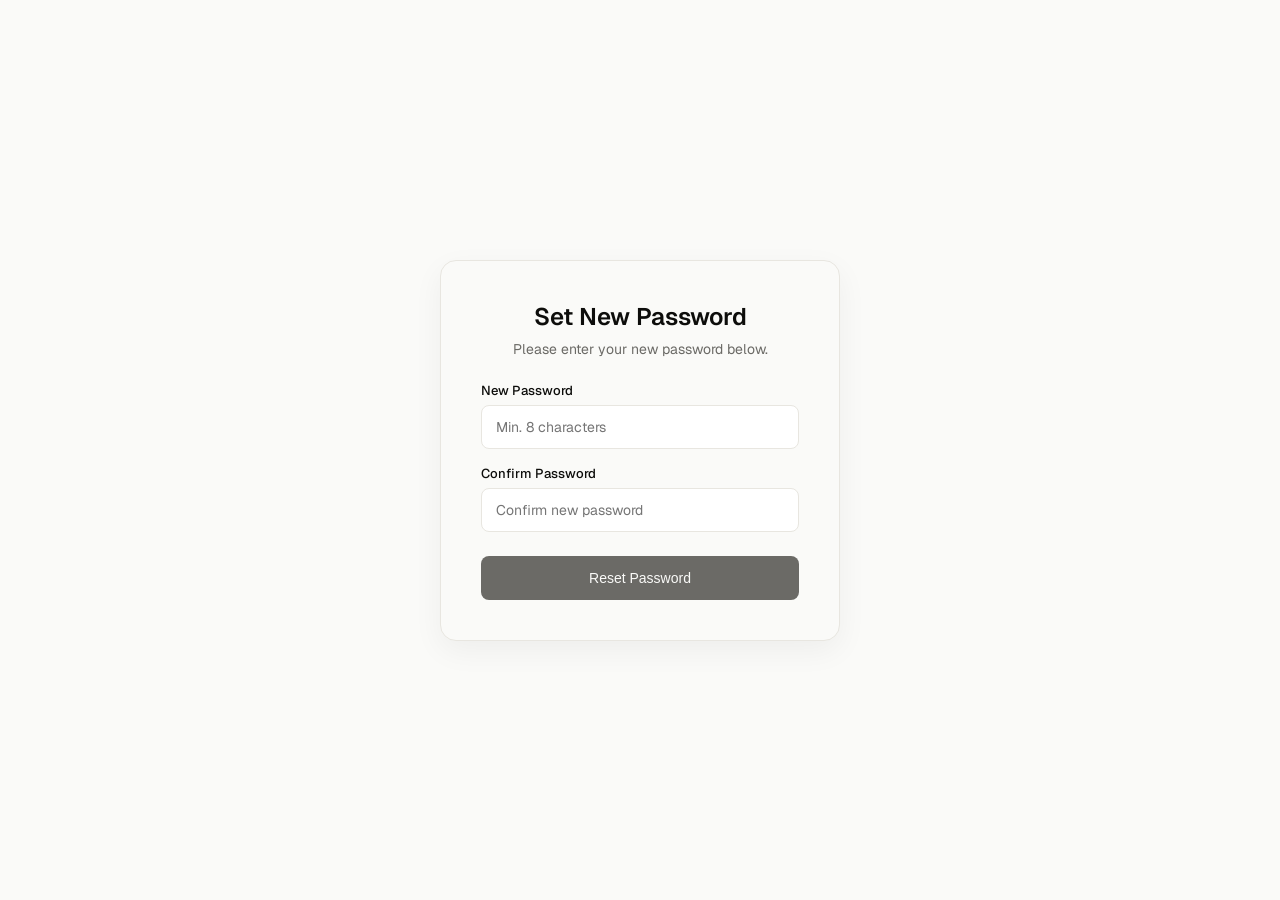
<file: frontend/reset-password.html>
<!DOCTYPE html>
<html lang="en">
<head>
<meta charset="UTF-8">
<meta name="viewport" content="width=device-width, initial-scale=1.0">
<title>InvoiceFlow - Reset Password</title>
<link rel="icon" type="image/svg+xml" href="favicon.svg">
<link rel="preconnect" href="https://fonts.googleapis.com">
<link rel="preconnect" href="https://fonts.gstatic.com" crossorigin>
<link href="https://fonts.googleapis.com/css2?family=Geist:wght@300;400;500;600&display=swap" rel="stylesheet">
<style>
*, *::before, *::after { box-sizing: border-box; margin: 0; padding: 0; }
:root {
  --black: #0D0D0B; --gray-9: #1C1C1A; --gray-8: #333333; --gray-6: #6B6A66;
  --gray-2: #E8E6E0; --white: #FAFAF8; --teal: #1D9E75; --font: 'Geist', sans-serif;
}
body {
  font-family: var(--font); background: var(--white); color: var(--black);
  display: flex; justify-content: center; align-items: center; min-height: 100vh;
}
.toast {
  position: fixed; bottom: -100px; left: 50%; transform: translateX(-50%);
  background: var(--black); color: var(--white); padding: 12px 24px;
  border-radius: 10px; font-size: 14px; font-weight: 500;
  transition: all 0.3s ease; opacity: 0; z-index: 1000;
}
.toast.show { bottom: 24px; opacity: 1; }
.card {
  background: var(--white); width: 100%; max-width: 400px;
  padding: 40px; border-radius: 16px; border: 1px solid var(--gray-2);
  box-shadow: 0 10px 30px rgba(0,0,0,0.05); text-align: center;
}
.card h2 { font-size: 24px; margin-bottom: 8px; font-weight: 600; }
.card p { font-size: 14px; color: var(--gray-6); margin-bottom: 24px; }
.field { text-align: left; margin-bottom: 16px; }
.field label { display: block; font-size: 13px; font-weight: 500; margin-bottom: 6px; }
.field input {
  width: 100%; padding: 12px 14px; font-family: var(--font); font-size: 14px;
  border: 1px solid var(--gray-2); border-radius: 8px; outline: none;
}
.field input:focus { border-color: var(--black); }
.submit-btn {
  width: 100%; background: var(--black); color: var(--white); border: none;
  padding: 14px; border-radius: 8px; font-size: 14px; font-weight: 500;
  cursor: pointer; transition: background 0.2s; margin-top: 8px;
}
.submit-btn:hover { background: var(--gray-8); }
.submit-btn:disabled { background: var(--gray-6); cursor: not-allowed; }
</style>
</head>
<body>

<div class="card">
    <h2>Set New Password</h2>
    <p>Please enter your new password below.</p>
    <form id="reset-password-form">
        <div class="field">
            <label>New Password</label>
            <input type="password" id="new-password" placeholder="Min. 8 characters" required>
        </div>
        <div class="field">
            <label>Confirm Password</label>
            <input type="password" id="confirm-password" placeholder="Confirm new password" required>
        </div>
        <button type="submit" class="submit-btn" id="submit-btn">Reset Password</button>
    </form>
</div>

<div id="toast-el" class="toast"></div>

<script src="utils.js"></script>
<script src="reset-password.js"></script>
</body>
</html>
</file>
<file: frontend/profile.css>
:root {
  --black: #0D0D0B;
  --gray-8: #333333;
  --gray-6: #6B6A66;
  --gray-2: #E8E6E0;
  --gray-1: #F4F3EF;
  --white: #FAFAF8;
  --red-text: #D32F2F;
  --radius: 8px;
  --font: 'Geist', system-ui, sans-serif;
}

* { box-sizing: border-box; margin: 0; padding: 0; font-family: var(--font); }
body { background: var(--gray-1); color: var(--black); min-height: 100vh; display: flex; flex-direction: column; align-items: center; justify-content: center; padding: 40px 20px; gap: 0; }

.container {
  background: var(--white);
  padding: 48px;
  border-radius: 12px;
  width: 100%;
  max-width: 500px;
  box-shadow: 0 4px 24px rgba(0,0,0,0.04);
}

.title { font-size: 24px; font-weight: 600; margin-bottom: 8px; letter-spacing: -0.5px; }
.subtitle { font-size: 14px; color: var(--gray-6); margin-bottom: 32px; }

.field { margin-bottom: 20px; }
.field label { display: block; font-size: 13px; font-weight: 500; color: var(--gray-8); margin-bottom: 8px; }
.field input {
  width: 100%; height: 44px; background: var(--white); border: 1px solid var(--gray-2);
  border-radius: var(--radius); padding: 0 14px; font-size: 14px; outline: none; transition: border-color 0.2s;
}
.field input:focus { border-color: var(--black); }

.field input.is-invalid {
    border-color: var(--red-text);
    background-color: #FFFAFA;
}
.error-msg {
    color: var(--red-text);
    font-size: 12px;
    margin-top: 6px;
    display: none;
}
.error-msg.visible {
    display: block;
}

.field-row {
    display: flex;
    gap: 12px;
}
.field-row .field {
    flex: 1;
}

.submit-btn {
  width: 100%; height: 44px; background: var(--black); color: var(--white);
  border: none; border-radius: var(--radius); font-weight: 500; font-size: 15px; cursor: pointer; margin-top: 12px;
}

.skip-text {
    text-align: center;
    margin-top: 20px;
    font-size: 13px;
}

.skip-text a {
    color: var(--gray-6);
    text-decoration: none;
    transition: color 0.2s ease;
}

.skip-text a:hover {
    color: var(--black);
    text-decoration: underline;
}

.toast {
  position: fixed; bottom: 28px; left: 50%; transform: translateX(-50%) translateY(16px);
  background: var(--black); color: var(--white); font-size: 13px; padding: 10px 20px;
  border-radius: 100px; opacity: 0; pointer-events: none; transition: opacity .25s, transform .3s; z-index: 999;
}
.toast.show { opacity: 1; transform: translateX(-50%) translateY(0); }

.danger-zone {
  margin-top: 24px;
  border: 1px solid #ffcdd2;
  background-color: #fffafb;
  padding: 32px 48px;
}

.btn-danger {
  width: 100%; height: 44px; background: transparent; color: var(--red-text);
  border: 1px solid var(--red-text); border-radius: var(--radius); font-weight: 500; font-size: 15px; cursor: pointer; margin-top: 12px;
  transition: all 0.2s;
}

.btn-danger:hover {
  background: var(--red-text);
  color: var(--white);
}

@media (max-width: 480px) {
  .container { padding: 24px 16px; }
  .field-row { flex-direction: column; gap: 0; }
  .danger-zone { padding: 20px 16px; }
  .title { font-size: 20px; }
}
</file>
